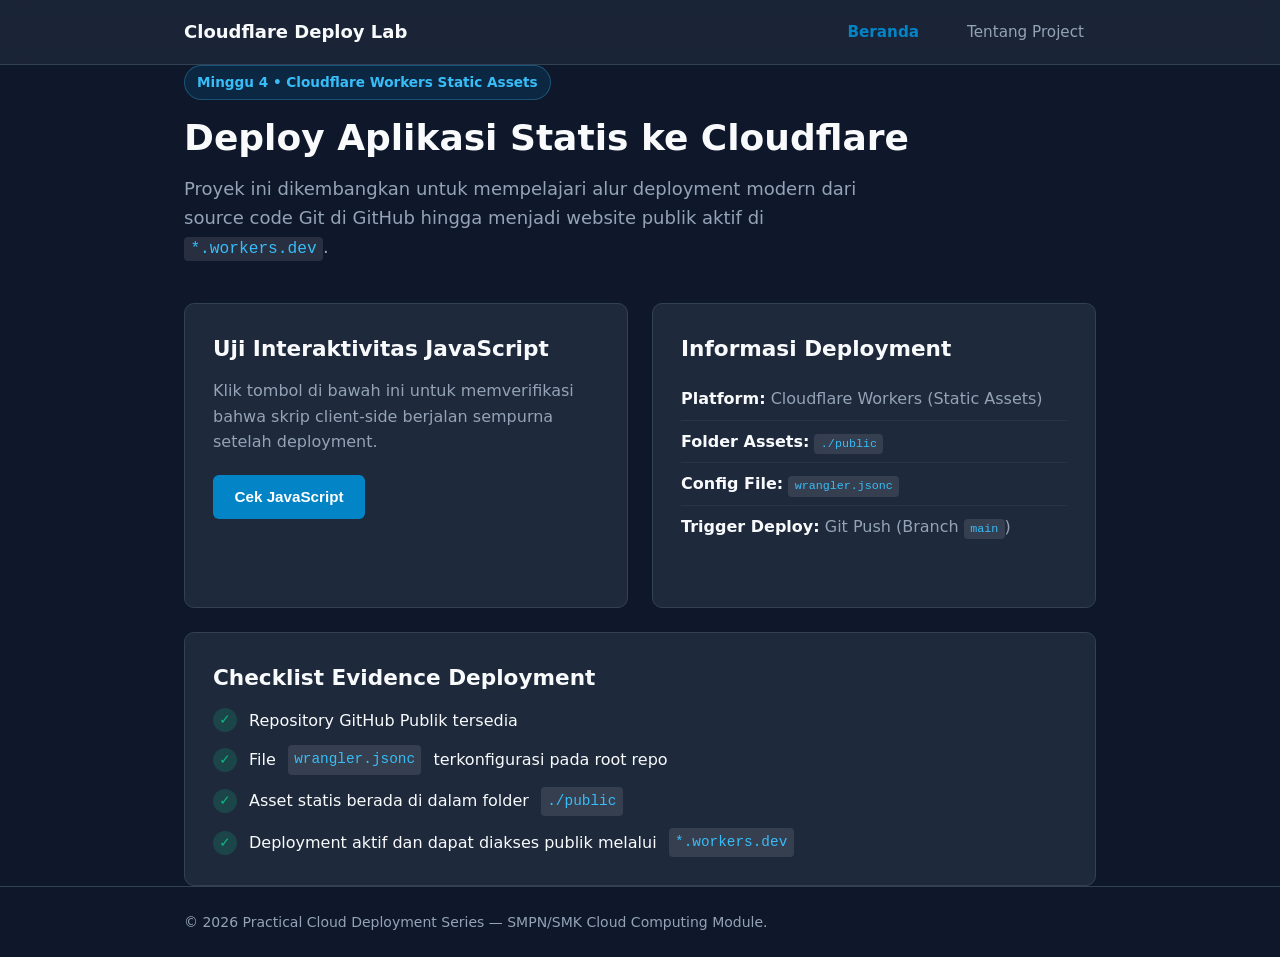
<file: public/index.html>
<!doctype html>
<html lang="id">
<head>
  <meta charset="UTF-8">
  <meta name="viewport" content="width=device-width, initial-scale=1.0">
  <meta name="description" content="Praktikum Minggu 4 - Deploy Aplikasi Statis ke Cloudflare Workers Static Assets.">
  <title>PaaS Static Deployment — Cloudflare Workers</title>
  <link rel="stylesheet" href="style.css">
</head>
<body>
  <header class="site-header">
    <div class="container nav-wrapper">
      <a href="index.html" class="brand-logo">Cloudflare Deploy Lab</a>
      <nav class="main-nav" aria-label="Navigasi Utama">
        <ul>
          <li><a href="index.html" class="nav-link active">Beranda</a></li>
          <li><a href="about.html" class="nav-link">Tentang Project</a></li>
        </ul>
      </nav>
    </div>
  </header>

  <main class="container">
    <section class="hero-section">
      <span class="badge">Minggu 4 • Cloudflare Workers Static Assets</span>
      <h1>Deploy Aplikasi Statis ke Cloudflare</h1>
      <p class="hero-text">
        Proyek ini dikembangkan untuk mempelajari alur deployment modern dari source code Git di GitHub hingga menjadi website publik aktif di <code>*.workers.dev</code>.
      </p>
    </section>

    <section class="card-grid">
      <article class="card">
        <h2>Uji Interaktivitas JavaScript</h2>
        <p>Klik tombol di bawah ini untuk memverifikasi bahwa skrip client-side berjalan sempurna setelah deployment.</p>
        <div class="interactive-area">
          <button id="cek" class="btn btn-primary">Cek JavaScript</button>
          <p id="hasil" class="status-output" aria-live="polite"></p>
        </div>
      </article>

      <article class="card">
        <h2>Informasi Deployment</h2>
        <ul class="info-list">
          <li><strong>Platform:</strong> Cloudflare Workers (Static Assets)</li>
          <li><strong>Folder Assets:</strong> <code>./public</code></li>
          <li><strong>Config File:</strong> <code>wrangler.jsonc</code></li>
          <li><strong>Trigger Deploy:</strong> Git Push (Branch <code>main</code>)</li>
        </ul>
      </article>
    </section>

    <section class="card checklist-card">
      <h2>Checklist Evidence Deployment</h2>
      <ul class="checklist">
        <li><span class="check-icon">✓</span> Repository GitHub Publik tersedia</li>
        <li><span class="check-icon">✓</span> File <code>wrangler.jsonc</code> terkonfigurasi pada root repo</li>
        <li><span class="check-icon">✓</span> Asset statis berada di dalam folder <code>./public</code></li>
        <li><span class="check-icon">✓</span> Deployment aktif dan dapat diakses publik melalui <code>*.workers.dev</code></li>
      </ul>
    </section>
  </main>

  <footer class="site-footer">
    <div class="container footer-content">
      <p>&copy; 2026 Practical Cloud Deployment Series — SMPN/SMK Cloud Computing Module.</p>
    </div>
  </footer>

  <script src="script.js"></script>
</body>
</html>
</file>
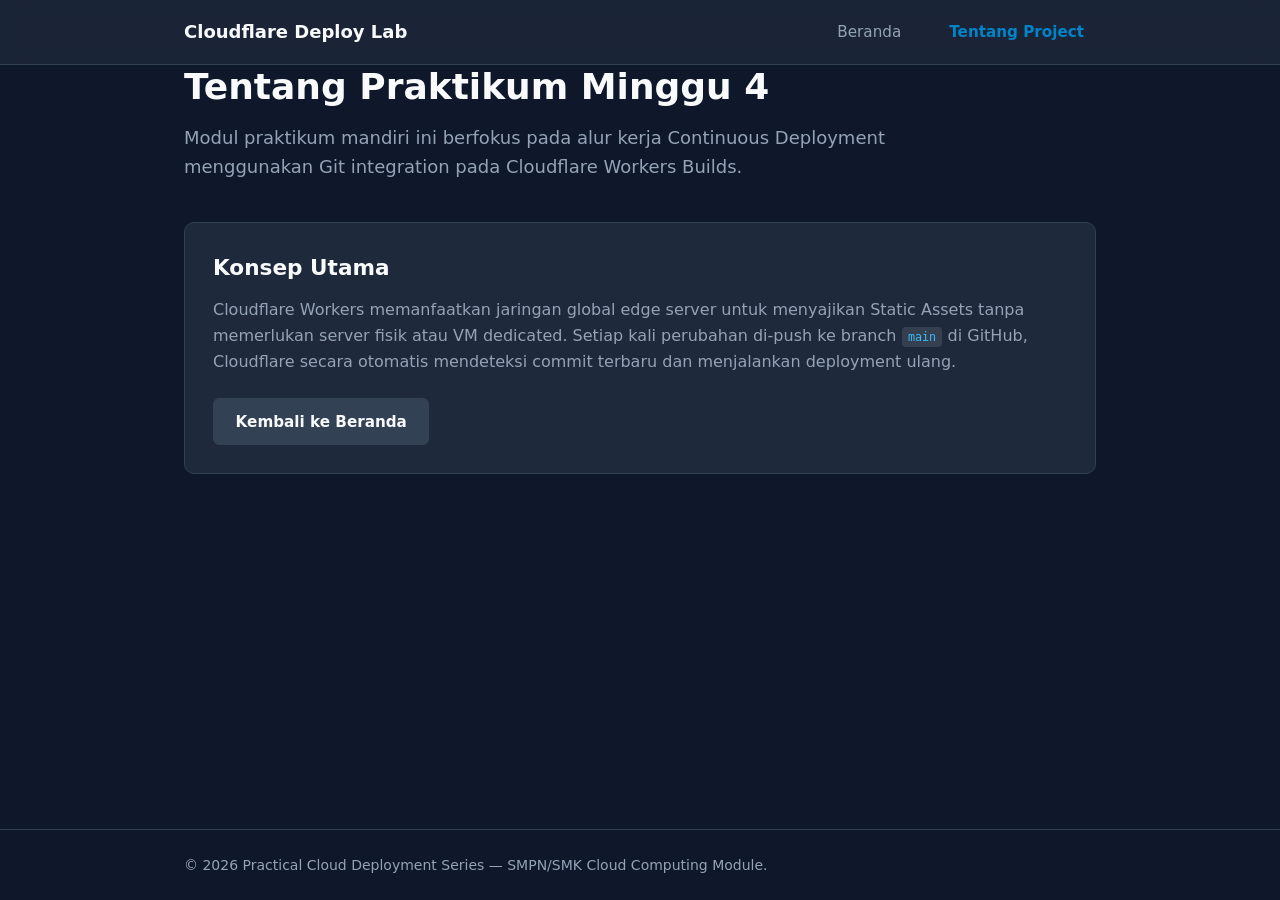
<file: public/about.html>
<!doctype html>
<html lang="id">
<head>
  <meta charset="UTF-8">
  <meta name="viewport" content="width=device-width, initial-scale=1.0">
  <meta name="description" content="Tentang Modul Praktikum Deployment Cloudflare Workers Static Assets.">
  <title>Tentang Project — Cloudflare Deploy Lab</title>
  <link rel="stylesheet" href="style.css">
</head>
<body>
  <header class="site-header">
    <div class="container nav-wrapper">
      <a href="index.html" class="brand-logo">Cloudflare Deploy Lab</a>
      <nav class="main-nav" aria-label="Navigasi Utama">
        <ul>
          <li><a href="index.html" class="nav-link">Beranda</a></li>
          <li><a href="about.html" class="nav-link active">Tentang Project</a></li>
        </ul>
      </nav>
    </div>
  </header>

  <main class="container">
    <section class="hero-section">
      <h1>Tentang Praktikum Minggu 4</h1>
      <p class="hero-text">
        Modul praktikum mandiri ini berfokus pada alur kerja Continuous Deployment menggunakan Git integration pada Cloudflare Workers Builds.
      </p>
    </section>

    <section class="card">
      <h2>Konsep Utama</h2>
      <p>
        Cloudflare Workers memanfaatkan jaringan global edge server untuk menyajikan Static Assets tanpa memerlukan server fisik atau VM dedicated. Setiap kali perubahan di-push ke branch <code>main</code> di GitHub, Cloudflare secara otomatis mendeteksi commit terbaru dan menjalankan deployment ulang.
      </p>
      <div class="cta-box">
        <a href="index.html" class="btn btn-secondary">Kembali ke Beranda</a>
      </div>
    </section>
  </main>

  <footer class="site-footer">
    <div class="container footer-content">
      <p>&copy; 2026 Practical Cloud Deployment Series — SMPN/SMK Cloud Computing Module.</p>
    </div>
  </footer>
</body>
</html>
</file>
<file: public/style.css>
:root {
  --color-bg: #0f172a;
  --color-surface: #1e293b;
  --color-surface-hover: #334155;
  --color-border: #334155;
  --color-primary: #0284c7;
  --color-primary-hover: #0369a1;
  --color-text-main: #f8fafc;
  --color-text-muted: #94a3b8;
  --color-accent: #f97316;
  --color-success: #10b981;
  --radius-sm: 6px;
  --radius-md: 10px;
  --radius-lg: 16px;
  --font-main: system-ui, -apple-system, BlinkMacSystemFont, 'Segoe UI', Roboto, Oxygen, Ubuntu, Cantarell, sans-serif;
}

* {
  box-sizing: border-box;
  margin: 0;
  padding: 0;
}

body {
  background-color: var(--color-bg);
  color: var(--color-text-main);
  font-family: var(--font-main);
  line-height: 1.6;
  min-height: 100vh;
  display: flex;
  flex-direction: column;
}

.container {
  width: 100%;
  max-width: 960px;
  margin: 0 auto;
  padding: 0 1.5rem;
}

/* Header & Nav */
.site-header {
  border-bottom: 1px solid var(--color-border);
  background-color: rgba(30, 41, 59, 0.8);
  backdrop-filter: blur(8px);
  position: sticky;
  top: 0;
  z-index: 10;
}

.nav-wrapper {
  display: flex;
  justify-content: space-between;
  align-items: center;
  height: 64px;
}

.brand-logo {
  font-weight: 700;
  font-size: 1.125rem;
  color: var(--color-text-main);
  text-decoration: none;
}

.main-nav ul {
  display: flex;
  list-style: none;
  gap: 1.5rem;
}

.nav-link {
  color: var(--color-text-muted);
  text-decoration: none;
  font-weight: 500;
  font-size: 0.95rem;
  padding: 0.5rem 0.75rem;
  border-radius: var(--radius-sm);
  transition: color 0.2s ease, background-color 0.2s ease;
}

.nav-link:hover,
.nav-link:focus-visible {
  color: var(--color-text-main);
  background-color: var(--color-surface);
}

.nav-link.active {
  color: var(--color-primary);
  font-weight: 600;
}

/* Main Content */
main {
  flex: 1;
  padding-top: 3rem;
  padding-bottom: 3rem;
}

.hero-section {
  text-align: left;
  margin-bottom: 2.5rem;
}

.badge {
  display: inline-block;
  background-color: rgba(2, 132, 199, 0.15);
  color: #38bdf8;
  border: 1px solid rgba(56, 189, 248, 0.3);
  font-size: 0.85rem;
  font-weight: 600;
  padding: 0.35rem 0.75rem;
  border-radius: 9999px;
  margin-bottom: 1rem;
}

h1 {
  font-size: 2.25rem;
  font-weight: 800;
  line-height: 1.2;
  margin-bottom: 1rem;
  color: var(--color-text-main);
}

.hero-text {
  font-size: 1.125rem;
  color: var(--color-text-muted);
  max-width: 720px;
}

code {
  background-color: rgba(255, 255, 255, 0.1);
  color: #38bdf8;
  padding: 0.2rem 0.4rem;
  border-radius: 4px;
  font-family: monospace;
  font-size: 0.9em;
}

/* Cards & Layout */
.card-grid {
  display: grid;
  grid-template-columns: repeat(auto-fit, minmax(300px, 1fr));
  gap: 1.5rem;
  margin-bottom: 1.5rem;
}

.card {
  background-color: var(--color-surface);
  border: 1px solid var(--color-border);
  border-radius: var(--radius-md);
  padding: 1.75rem;
}

.card h2 {
  font-size: 1.35rem;
  font-weight: 700;
  margin-bottom: 0.75rem;
}

.card p {
  color: var(--color-text-muted);
  margin-bottom: 1.25rem;
}

/* Interactive Elements */
.interactive-area {
  display: flex;
  flex-direction: column;
  gap: 1rem;
  align-items: flex-start;
}

.btn {
  display: inline-flex;
  align-items: center;
  justify-content: center;
  min-height: 44px;
  padding: 0.65rem 1.35rem;
  font-size: 0.95rem;
  font-weight: 600;
  border-radius: var(--radius-sm);
  text-decoration: none;
  cursor: pointer;
  border: none;
  transition: background-color 0.2s ease, transform 0.1s ease;
}

.btn-primary {
  background-color: var(--color-primary);
  color: #ffffff;
}

.btn-primary:hover,
.btn-primary:focus-visible {
  background-color: var(--color-primary-hover);
}

.btn-secondary {
  background-color: var(--color-surface-hover);
  color: var(--color-text-main);
  border: 1px solid var(--color-border);
}

.btn-secondary:hover,
.btn-secondary:focus-visible {
  background-color: #475569;
}

.status-output {
  font-size: 0.95rem;
  color: var(--color-success);
  font-weight: 500;
  min-height: 1.5rem;
}

/* Info & Checklist */
.info-list {
  list-style: none;
}

.info-list li {
  padding: 0.5rem 0;
  border-bottom: 1px solid rgba(255, 255, 255, 0.05);
  color: var(--color-text-muted);
}

.info-list li:last-child {
  border-bottom: none;
}

.info-list strong {
  color: var(--color-text-main);
}

.checklist-card {
  margin-top: 1.5rem;
}

.checklist {
  list-style: none;
  display: flex;
  flex-direction: column;
  gap: 0.75rem;
}

.checklist li {
  display: flex;
  align-items: center;
  gap: 0.75rem;
  color: var(--color-text-main);
  font-size: 1rem;
}

.check-icon {
  display: inline-flex;
  align-items: center;
  justify-content: center;
  width: 24px;
  height: 24px;
  background-color: rgba(16, 185, 129, 0.2);
  color: var(--color-success);
  border-radius: 50%;
  font-size: 0.85rem;
  font-weight: 700;
  flex-shrink: 0;
}

.cta-box {
  margin-top: 1.5rem;
}

.text-center {
  text-align: center;
}

/* Footer */
.site-footer {
  border-top: 1px solid var(--color-border);
  padding: 1.5rem 0;
  margin-top: auto;
  font-size: 0.875rem;
  color: var(--color-text-muted);
}

@media (max-width: 640px) {
  h1 {
    font-size: 1.75rem;
  }
  
  .card-grid {
    grid-template-columns: 1fr;
  }
}
</file>
